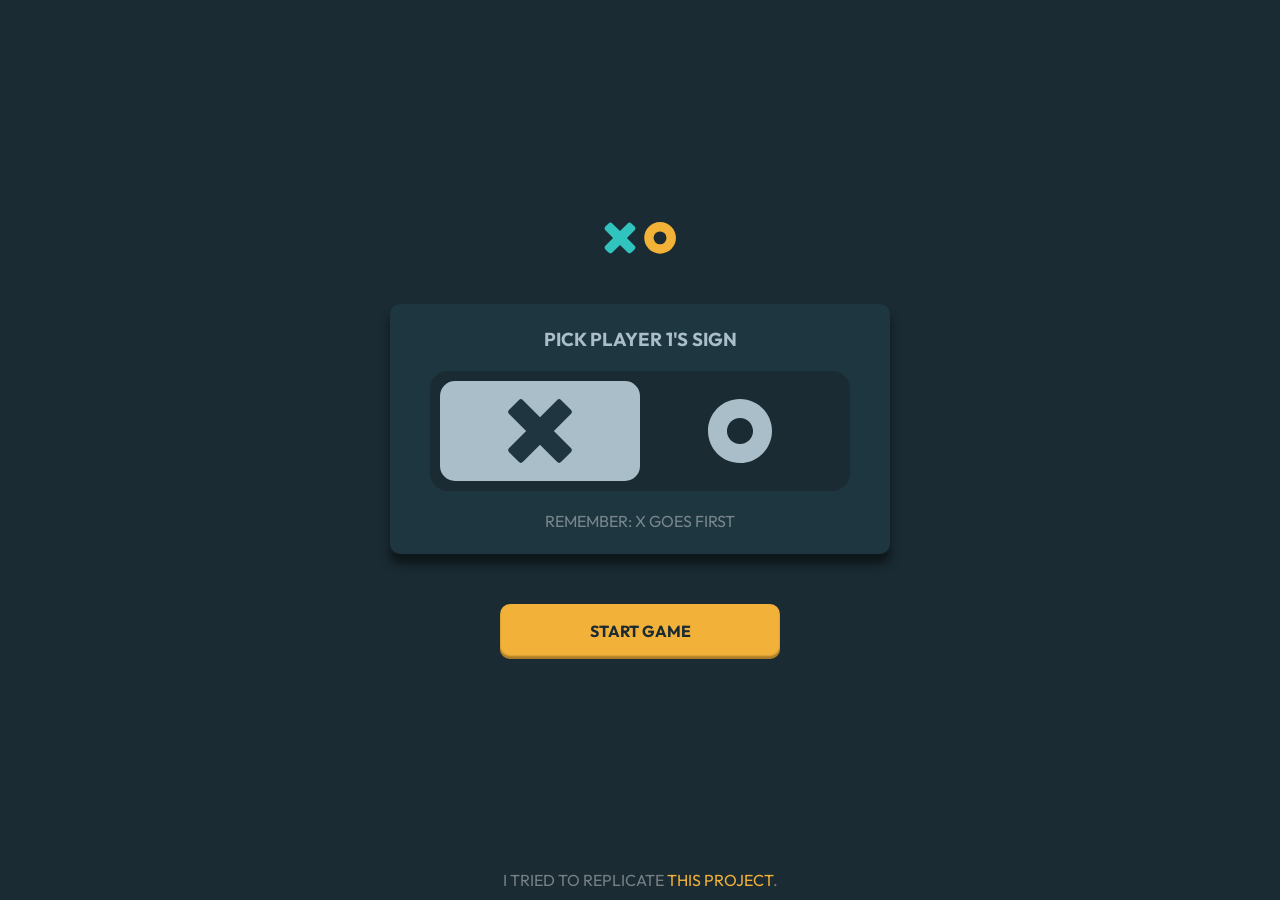
<file: index.html>
<!DOCTYPE html>
<html lang="en">
<head>
    <meta charset="UTF-8">
    <meta name="viewport" content="width=device-width, initial-scale=1.0">
    <link rel="stylesheet" href="./styles/index-style.css">
    <title>Tic Tac Toe</title>
</head>
<body>

    <main>
        <svg class="logo" width="72" height="32" xmlns="http://www.w3.org/2000/svg">
            <g fill="none" fill-rule="evenodd"><path d="M8.562 1.634 16 9.073l7.438-7.439a3 3 0 0 1 4.243 0l2.685 2.685a3 3 0 0 1 0 4.243L22.927 16l7.439 7.438a3 3 0 0 1 0 4.243l-2.685 2.685a3 3 0 0 1-4.243 0L16 22.927l-7.438 7.439a3 3 0 0 1-4.243 0L1.634 27.68a3 3 0 0 1 0-4.243L9.073 16 1.634 8.562a3 3 0 0 1 0-4.243L4.32 1.634a3 3 0 0 1 4.243 0Z" fill="#31C3BD"/><path d="M56.1 0c8.765 0 15.87 7.106 15.87 15.87 0 8.766-7.105 15.871-15.87 15.871-8.765 0-15.87-7.105-15.87-15.87C40.23 7.106 47.334 0 56.1 0Zm0 9.405a6.466 6.466 0 1 0 0 12.931 6.466 6.466 0 0 0 0-12.931Z" fill="#F2B137" fill-rule="nonzero"/>
            </g>
        </svg>

        <section class="symbol-picker">
            <h3>Pick Player 1's Sign</h3>
            <div class="symbol-toggle">
                <input type="radio" id="option1" name="symbol" checked>
                <label for="option1">
                    <svg width="64" height="64" xmlns="http://www.w3.org/2000/svg"><path d="M15.002 1.147 32 18.145 48.998 1.147a3 3 0 0 1 4.243 0l9.612 9.612a3 3 0 0 1 0 4.243L45.855 32l16.998 16.998a3 3 0 0 1 0 4.243l-9.612 9.612a3 3 0 0 1-4.243 0L32 45.855 15.002 62.853a3 3 0 0 1-4.243 0L1.147 53.24a3 3 0 0 1 0-4.243L18.145 32 1.147 15.002a3 3 0 0 1 0-4.243l9.612-9.612a3 3 0 0 1 4.243 0Z" fill-rule="evenodd"/></svg>
                </label>

                <input type="radio" id="option2" name="symbol">
                <label for="option2">
                    <svg width="64" height="64" xmlns="http://www.w3.org/2000/svg"><path d="M32 0c17.673 0 32 14.327 32 32 0 17.673-14.327 32-32 32C14.327 64 0 49.673 0 32 0 14.327 14.327 0 32 0Zm0 18.963c-7.2 0-13.037 5.837-13.037 13.037 0 7.2 5.837 13.037 13.037 13.037 7.2 0 13.037-5.837 13.037-13.037 0-7.2-5.837-13.037-13.037-13.037Z"/></svg>

                </label>
            </div>

            <p>Remember: X Goes First</p>
        </section>
        

        <a href="./game.html" class="start-button">
            Start Game
        </a>

    </main>

    <footer>
        <p>I tried to replicate <a href="https://0xabdulkhaliq.github.io/tic-tac-toe/">this project</a>.</p>
    </footer>
    
</body>
</html>
</file>
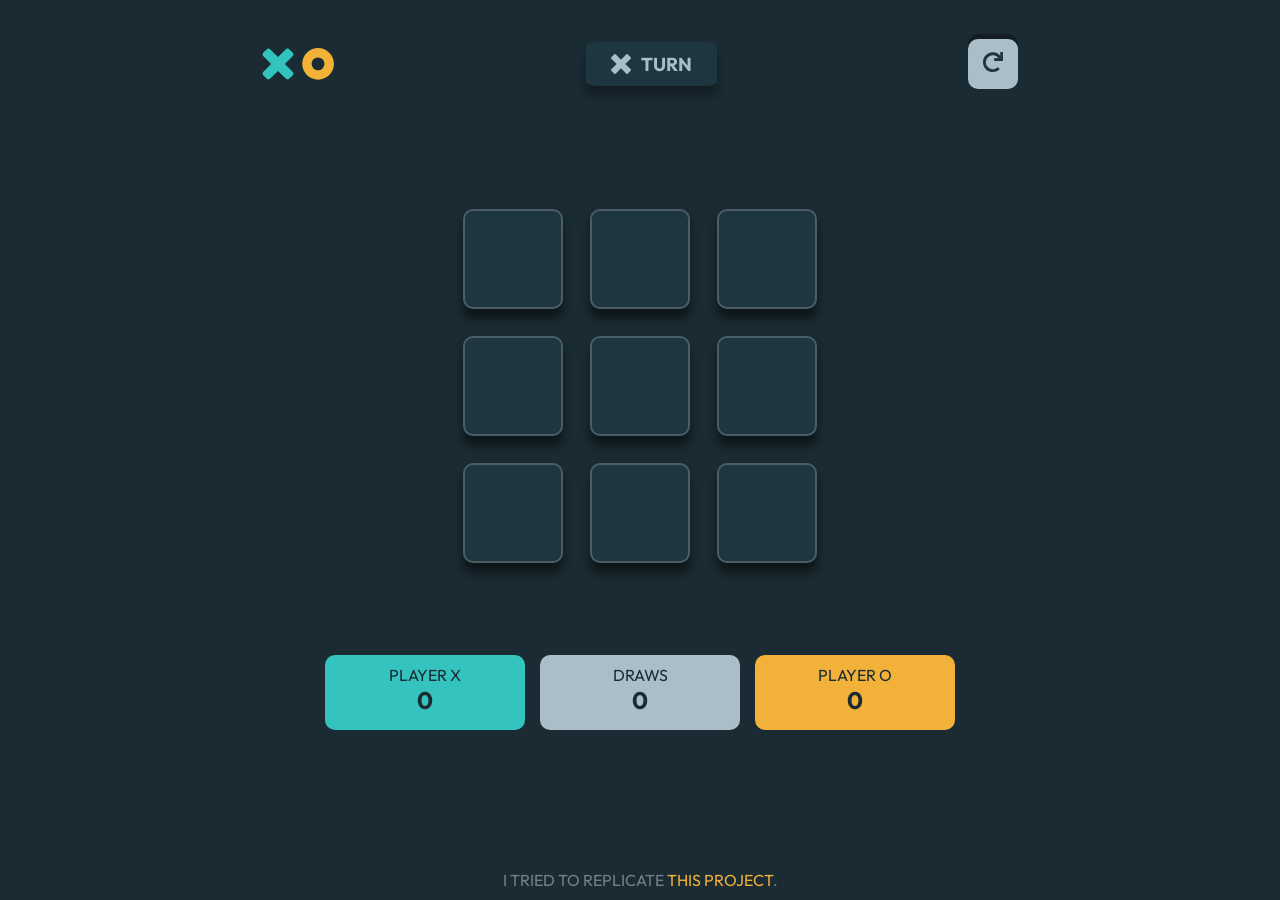
<file: game.html>
<!DOCTYPE html>
<html lang="en">
<head>
    <meta charset="UTF-8">
    <meta name="viewport" content="width=device-width, initial-scale=1.0">
    <title>Tic Tac Toe</title>
    <script src="./scripts/game-script.js" defer></script>
    <link rel="stylesheet" href="./styles/game-style.css">
</head>
<body>
    <main>
        <header>
            <svg width="72" height="32" xmlns="http://www.w3.org/2000/svg"><g fill="none" fill-rule="evenodd"><path d="M8.562 1.634 16 9.073l7.438-7.439a3 3 0 0 1 4.243 0l2.685 2.685a3 3 0 0 1 0 4.243L22.927 16l7.439 7.438a3 3 0 0 1 0 4.243l-2.685 2.685a3 3 0 0 1-4.243 0L16 22.927l-7.438 7.439a3 3 0 0 1-4.243 0L1.634 27.68a3 3 0 0 1 0-4.243L9.073 16 1.634 8.562a3 3 0 0 1 0-4.243L4.32 1.634a3 3 0 0 1 4.243 0Z" fill="#31C3BD"/><path d="M56.1 0c8.765 0 15.87 7.106 15.87 15.87 0 8.766-7.105 15.871-15.87 15.871-8.765 0-15.87-7.105-15.87-15.87C40.23 7.106 47.334 0 56.1 0Zm0 9.405a6.466 6.466 0 1 0 0 12.931 6.466 6.466 0 0 0 0-12.931Z" fill="#F2B137" fill-rule="nonzero"/></g></svg>

            <section class="turn-indicator">
                <div class="svg-container">
                    <svg viewBox="0 0 64 64" xmlns="http://www.w3.org/2000/svg"><path d="M15.002 1.147 32 18.145 48.998 1.147a3 3 0 0 1 4.243 0l9.612 9.612a3 3 0 0 1 0 4.243L45.855 32l16.998 16.998a3 3 0 0 1 0 4.243l-9.612 9.612a3 3 0 0 1-4.243 0L32 45.855 15.002 62.853a3 3 0 0 1-4.243 0L1.147 53.24a3 3 0 0 1 0-4.243L18.145 32 1.147 15.002a3 3 0 0 1 0-4.243l9.612-9.612a3 3 0 0 1 4.243 0Z" fill-rule="evenodd"/></svg>
                </div>
                <h3>Turn</h3>
            </section>

            <button class="reset-button">
                <svg width="20" height="20" xmlns="http://www.w3.org/2000/svg"><path d="M19.524 0h-1.88a.476.476 0 0 0-.476.499l.159 3.284A9.81 9.81 0 0 0 9.835.317C4.415.317-.004 4.743 0 10.167.004 15.597 4.406 20 9.835 20a9.796 9.796 0 0 0 6.59-2.536.476.476 0 0 0 .019-.692l-1.348-1.349a.476.476 0 0 0-.65-.022 6.976 6.976 0 0 1-9.85-.63 6.987 6.987 0 0 1 .63-9.857 6.976 6.976 0 0 1 10.403 1.348l-4.027-.193a.476.476 0 0 0-.498.476v1.881c0 .263.213.476.476.476h7.944A.476.476 0 0 0 20 8.426V.476A.476.476 0 0 0 19.524 0Z"/></svg>
            </button>
            
        </header>

        <section class="grid turn-x">

        </section>

        <section class="score">
            <div class="score-item x-score">
                <p>Player X</p>
                <h2>0</h2>
            </div>

            <div class="score-item draw-score">
                <p>Draws</p>
                <h2>0</h2>
            </div>

            <div class="score-item o-score">
                <p>Player O</p>
                <h2>0</h2>
            </div>
        </section>
    </main>
    
    <footer>
        <p>I tried to replicate <a href="https://0xabdulkhaliq.github.io/tic-tac-toe/">this project</a>.</p>
    </footer>
    
</body>
</html>
</file>
<file: styles/index-style.css>
@import url('https://fonts.googleapis.com/css2?family=Outfit:wght@100..900&display=swap');

* {
    padding: 0px;
    margin: 0px;
    box-sizing: border-box;
}

:root {
    --primary: #1A2B33;
    --secondary: #1E3640;
    --grey: #A9BEC8;
    --light-yellow: #F2B138;
}

body, html {
    height: 100%;
}

body {
    background-color: var(--primary);
    font-family: 'Outfit';
    text-transform: uppercase;

    display: flex;
    flex-direction: column;
    align-items: stretch;

    padding: 10px;
}

main {
    flex: 1;

    display: flex;
    flex-direction: column;
    justify-content: center;
    align-items: center;
    gap: 50px;
}

.symbol-picker {
    background-color: var(--secondary);
    border-radius: 10px;
    width: 500px;
    height: 250px;
    box-shadow: 0 10px 10px rgba(0, 0, 0, .5);

    display: flex;
    flex-direction: column;
    justify-content: center;
    align-items: center;
    gap: 20px;

    h3 {
        color: var(--grey);
    }

    p {
        color: rgba(255, 255, 255, .4);
    }

    .symbol-toggle {
        display: flex;
        border-radius: 18px;
        background-color: rgb(26, 43, 51);
        padding: 10px;
    }

    .symbol-toggle input {
        display: none; 
    }

    .symbol-toggle label {
        display: flex;
        align-items: center;
        justify-content: center;

        cursor: pointer;

        font-size: 1.5rem;
        width: 200px;
        height: 100px;

        svg {
            fill: var(--grey);
        }
    }


    input[type="radio"]:checked + label {
        background-color: var(--grey);
        border-radius: 15px;

        svg {
            fill: #1f3641;
        }
    }


}

.start-button {
    text-decoration: none;

    display: flex;
    justify-content: center;
    align-items: center;

    color: var(--primary);
    background-color: var(--light-yellow);

    text-transform: inherit;
    font-family: inherit;
    font-weight: bold;
    font-size: 16px;

    width: 280px;
    height: 55px;

    border-radius: 10px;
    border: none;

    box-shadow: inset 0 -3px 2px rgba(0, 0, 0, .3);

    &:active {
        box-shadow: inset 0 3px 0 rgba(0, 0, 0, 0.35);
    }
}

footer {
    color: rgba(255, 255, 255, .4);
    text-align: center;
    
    a {
        text-decoration: none;
        color: var(--light-yellow);
    }
}
</file>
<file: styles/game-style.css>
@import url('https://fonts.googleapis.com/css2?family=Outfit:wght@100..900&display=swap');

* {
    padding: 0px;
    margin: 0px;
    box-sizing: border-box;
}

:root {
    --primary: #1A2B33;
    --secondary: #1E3640;
    --grey: #A9BEC8;
    --light-yellow: #F2B138;
    --dark-cyan: #34C3BE;
}

html, body {
    height: 100%;
}

body {
    background-color: var(--primary);
    font-family: 'Outfit', sans-serif;
    text-transform: uppercase;

    display: flex;
    flex-direction: column;
    align-items: stretch;

    padding: 10px;
}

main {
    flex: 1;

    display: grid;
    grid-template-rows: 1fr 5fr 2fr;
}

main header {
    display: flex;
    justify-content: space-evenly;
    align-items: center;

    .turn-indicator {
        border-radius: 10%;
        background-color: #1E3640;
        box-shadow: 0 10px 10px rgba(0, 0, 0, .3);
        padding: 10px 25px;

        display: flex;
        gap: 10px;
        align-items: center;

        color: var(--grey);

        .svg-container {
            display: flex;
            align-items: center;
        }

        svg {
            width: 20px;
            height: 20px;
            fill: #A9BEC8;
        }
    }

    .reset-button {
        background-color: var(--grey);
        border: none;
        height: 50px;
        width: 50px;
        border-radius: 10px;
        box-shadow: 0 -5px 0px rgba(0, 0, 0, .3);

        svg {
            fill: #1F3641;
        }
    }
}

main .grid {
    display: grid;
    grid-template-rows: repeat(3, 100px);
    grid-template-columns: repeat(3, 100px);
    gap: 1.7em;

    place-content: center;

    .cell {
        background-color: rgb(30, 54, 64);;
        border-radius: 10px;
        border: 2px solid rgba(255, 255, 255, .2);
        box-shadow: 0 10px 10px rgba(0, 0, 0, .5);

        display: flex;
        justify-content: center;
        align-items: center;

        svg {
            width: 66px;
            height: 66px;
        }

        &.marked-x svg {
            fill: #31C3BD;
        }

        &.marked-o svg {
            fill: #F2B137;
        }

    }

    &.turn-x .cell:not(:disabled):hover {
        background-image: url("../assets/img/x-icon-outline.svg");
        background-repeat: no-repeat;
        background-position: center;
    }

    &.turn-o .cell:not(:disabled):hover {
        background-image: url("../assets/img/o-icon-outline.svg");
        background-repeat: no-repeat;
        background-position: center;
    }

    &.turn-x .cell.won {
        background-color: #31C3BD;

        svg {
            fill: rgb(30, 54, 64);
        }
    }

    &.turn-o .cell.won {
        background-color: #F2B137;

        svg {
            fill: rgb(30, 54, 64);
        }
    }

    .cell.draw {
        background-color: #2E3E44;

        svg {
            fill: #8FA3AD;
        }
    }

}

main .score {
    display: flex;
    align-items: flex-start;
    justify-content: center;
    gap: 15px;

    .score-item {
        border-radius: 10px;
        padding: 10px 20px;

        width: 200px;
        height: 75px;

        text-align: center;
        color: var(--primary)
    }

    .x-score {
        background-color: var(--dark-cyan);
    }

    .draw-score {
        background-color: var(--grey);
    }

    .o-score {
        background-color: var(--light-yellow);
    }
}

footer {
    color: rgba(255, 255, 255, .4);
    text-align: center;
    
    a {
        text-decoration: none;
        color: var(--light-yellow);
    }
}
</file>
